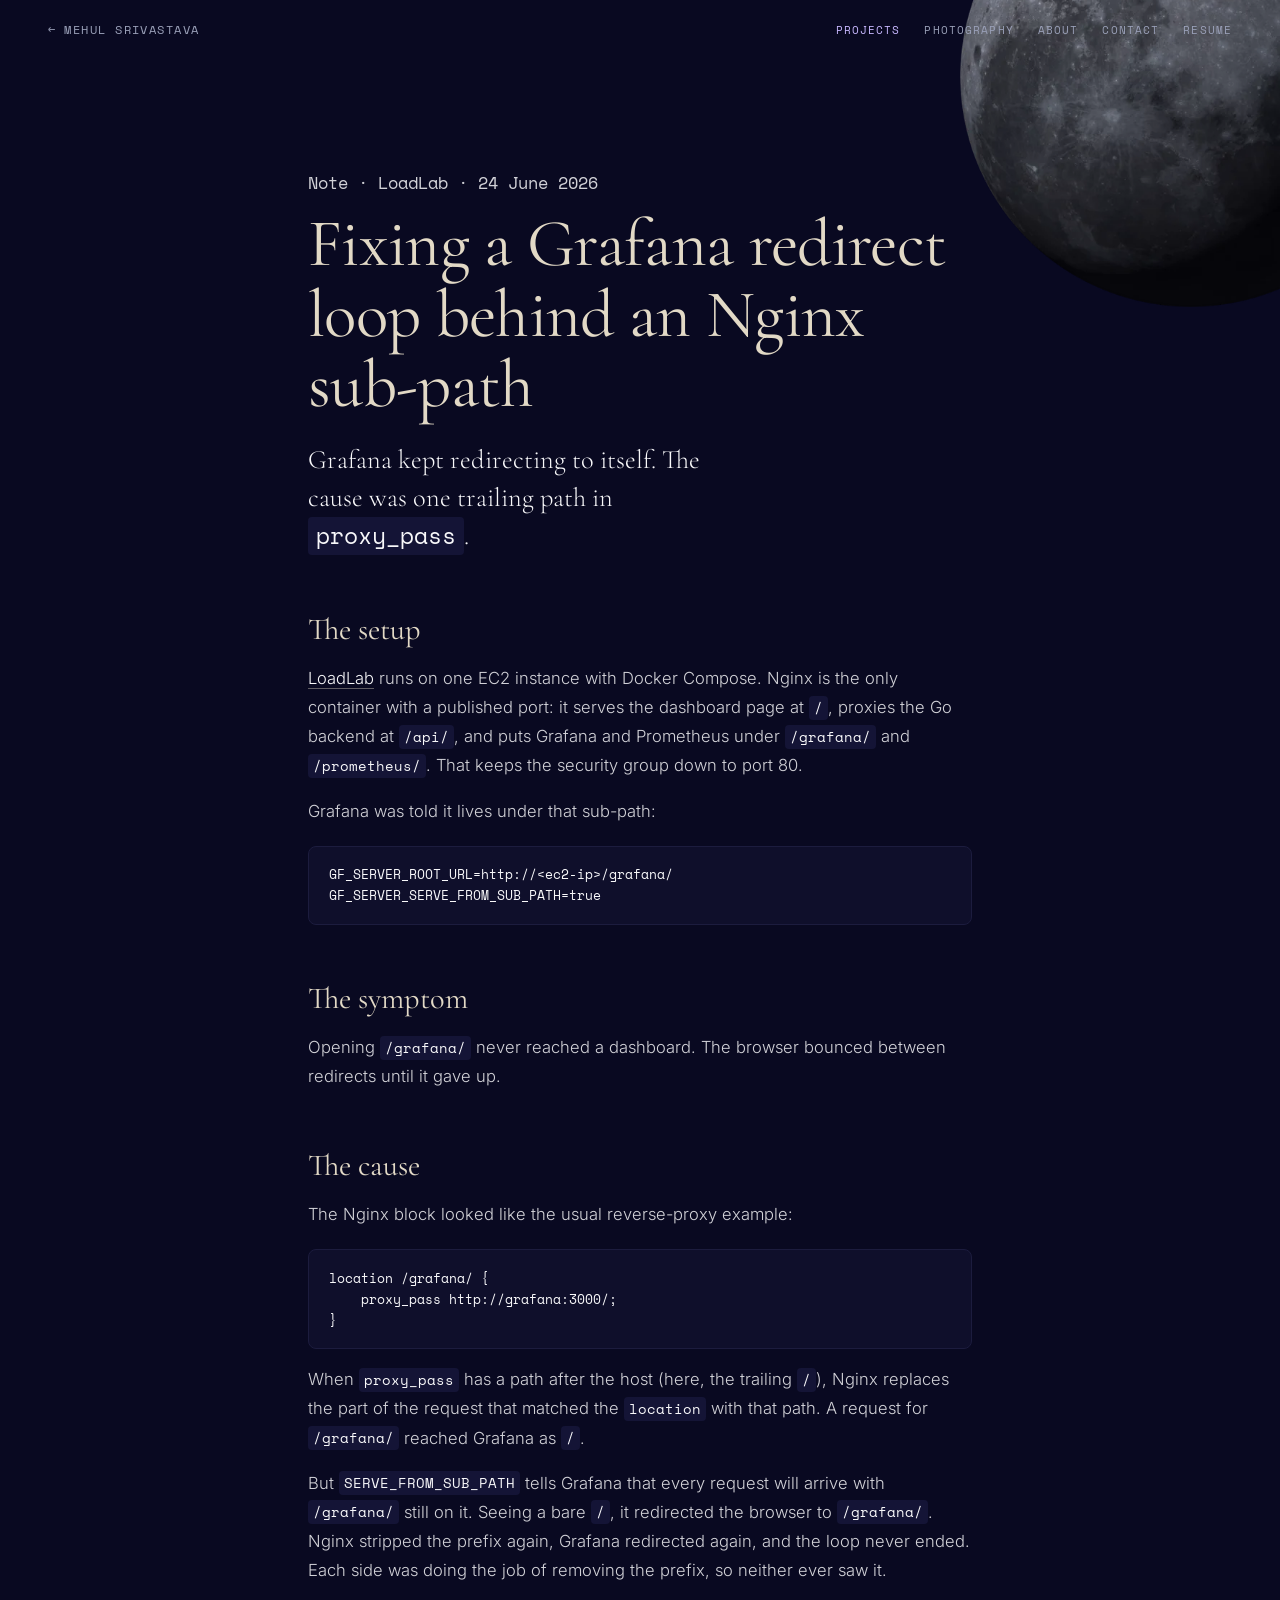
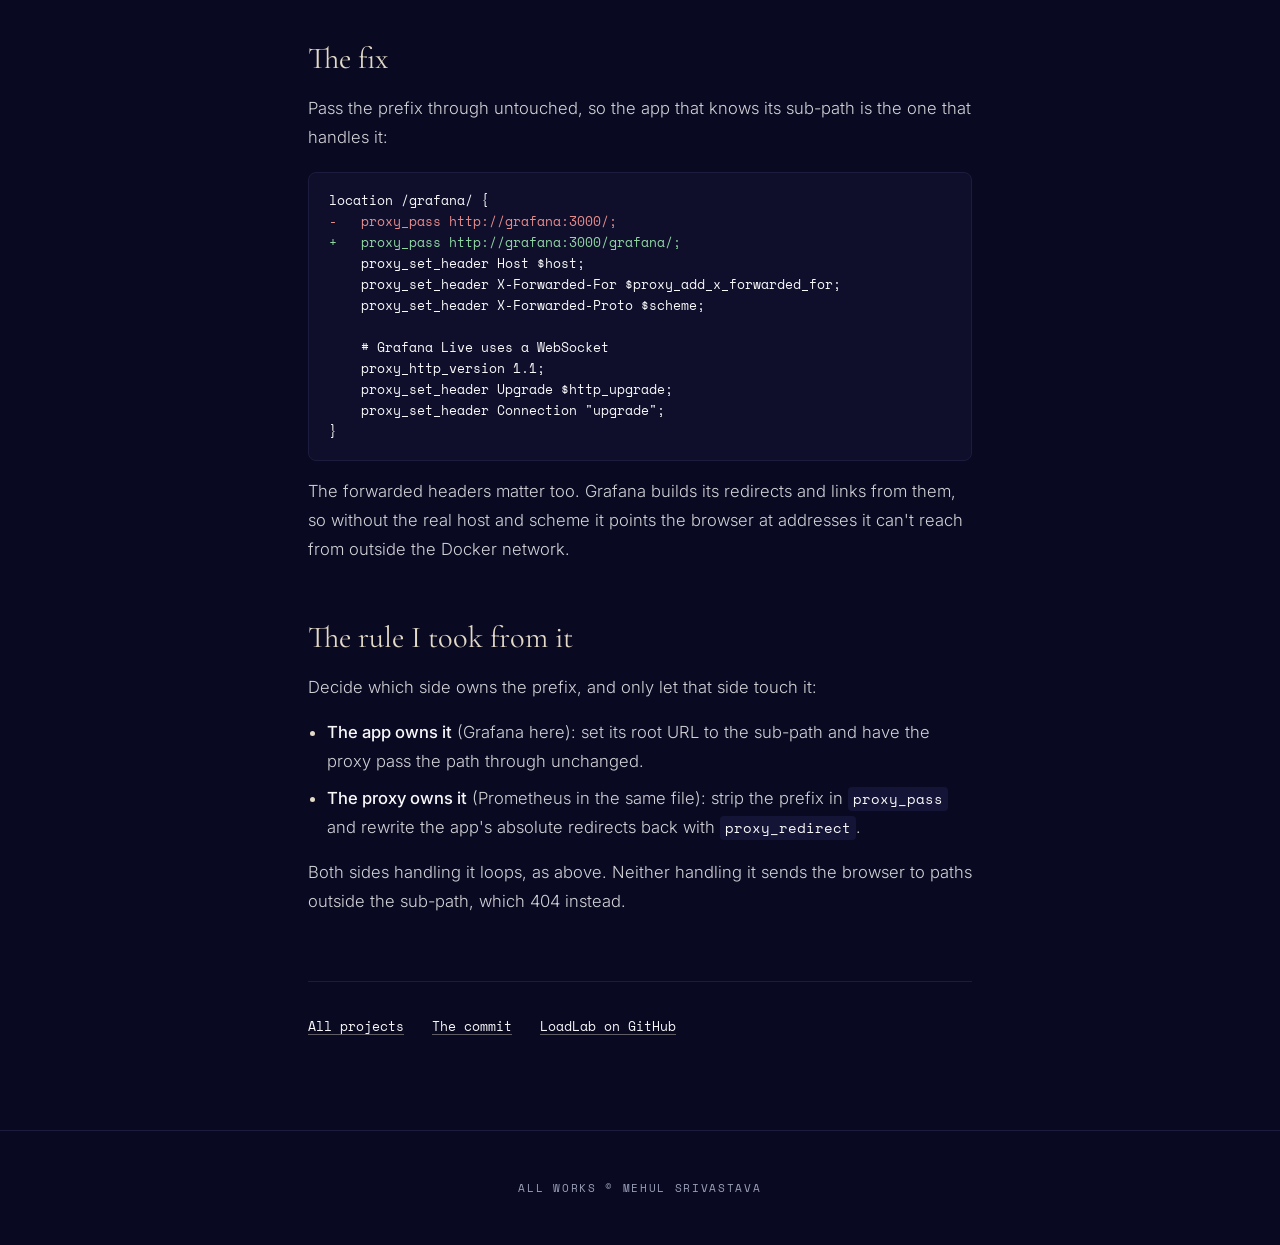
<file: pages/notes-grafana-subpath.html>
<!DOCTYPE html>
<html lang="en">

<head>
  <meta charset="UTF-8">
  <meta name="viewport" content="width=device-width, initial-scale=1.0">
  <title>Fixing a Grafana redirect loop behind an Nginx sub-path | Mehul Srivastava</title>
  <meta name="description" content="Grafana behind Nginx at /grafana/ kept redirecting to itself. The cause was one trailing path in proxy_pass, and the rule that fixes it.">
  <link rel="canonical" href="https://mehulsri07.github.io/Portfolio-Moon/pages/notes-grafana-subpath.html">
  <link rel="icon" type="image/svg+xml" href="../assets/favicon.svg">
  <meta property="og:title" content="Fixing a Grafana redirect loop behind an Nginx sub-path">
  <meta property="og:description" content="One trailing path in proxy_pass, and the rule that fixes it.">
  <meta property="og:image" content="https://mehulsri07.github.io/Portfolio-Moon/assets/og-image.png">
  <meta name="twitter:card" content="summary_large_image">
  <link rel="preconnect" href="https://fonts.gstatic.com" crossorigin>
  <!-- Fonts load without blocking first paint; text shows in a fallback face for a moment -->
  <link rel="stylesheet" href="https://fonts.googleapis.com/css2?family=Cormorant+Garamond:ital,wght@0,300;0,400;1,400&family=Inter:wght@300;400;500&family=Space+Mono&display=swap" media="print" onload="this.media='all'">
  <noscript><link rel="stylesheet" href="https://fonts.googleapis.com/css2?family=Cormorant+Garamond:ital,wght@0,300;0,400;1,400&family=Inter:wght@300;400;500&family=Space+Mono&display=swap"></noscript>
  <link rel="stylesheet" href="../css/pages.css?v=9" />
  <link rel="stylesheet" href="../css/article.css?v=1" />
</head>

<body>

  <div class="page-moon-wrap" aria-hidden="true"><img src="../assets/moon-disc.webp" alt="" class="page-moon" width="640" height="640" decoding="async"></div>

  <nav class="nav" id="nav">
    <a href="../index.html" class="back">
      <span class="back-arrow">←</span> Mehul Srivastava
    </a>
    <div class="nav-links">
      <a href="coding.html" class="nav-link active">Projects</a>
      <a href="creativity.html" class="nav-link">Photography</a>
      <a href="../index.html#about" class="nav-link">About</a>
      <a href="../index.html#contact" class="nav-link">Contact</a>
      <a href="../Mehul_Resume_.pdf" download class="nav-link">Resume</a>
    </div>
    <button class="hamburger" id="hamburger" aria-label="Menu" aria-controls="mobile-menu"><span></span><span></span><span></span></button>
  </nav>
  <div class="mobile-menu" id="mobile-menu">
    <a href="coding.html">Projects</a><a href="creativity.html">Photography</a>
    <a href="../index.html#about">About</a><a href="../index.html#contact">Contact</a>
    <a href="../Mehul_Resume_.pdf" download>Resume</a><a href="../index.html">Home</a>
  </div>

  <main class="article">
    <p class="article-kind">Note · LoadLab · 24 June 2026</p>
    <h1>Fixing a Grafana redirect loop behind an Nginx sub-path</h1>
    <p class="dek">Grafana kept redirecting to itself. The cause was one trailing path in <code>proxy_pass</code>.</p>

    <h2>The setup</h2>
    <p><a href="https://github.com/Mehulsri07/LoadLab" target="_blank" rel="noopener">LoadLab</a> runs on one EC2 instance with Docker Compose. Nginx is the only container with a published port: it serves the dashboard page at <code>/</code>, proxies the Go backend at <code>/api/</code>, and puts Grafana and Prometheus under <code>/grafana/</code> and <code>/prometheus/</code>. That keeps the security group down to port 80.</p>
    <p>Grafana was told it lives under that sub-path:</p>
<pre><code>GF_SERVER_ROOT_URL=http://&lt;ec2-ip&gt;/grafana/
GF_SERVER_SERVE_FROM_SUB_PATH=true</code></pre>

    <h2>The symptom</h2>
    <p>Opening <code>/grafana/</code> never reached a dashboard. The browser bounced between redirects until it gave up.</p>

    <h2>The cause</h2>
    <p>The Nginx block looked like the usual reverse-proxy example:</p>
<pre><code>location /grafana/ {
    proxy_pass http://grafana:3000/;
}</code></pre>
    <p>When <code>proxy_pass</code> has a path after the host (here, the trailing <code>/</code>), Nginx replaces the part of the request that matched the <code>location</code> with that path. A request for <code>/grafana/</code> reached Grafana as <code>/</code>.</p>
    <p>But <code>SERVE_FROM_SUB_PATH</code> tells Grafana that every request will arrive with <code>/grafana/</code> still on it. Seeing a bare <code>/</code>, it redirected the browser to <code>/grafana/</code>. Nginx stripped the prefix again, Grafana redirected again, and the loop never ended. Each side was doing the job of removing the prefix, so neither ever saw it.</p>

    <h2>The fix</h2>
    <p>Pass the prefix through untouched, so the app that knows its sub-path is the one that handles it:</p>
<pre><code>location /grafana/ {
<span class="diff-del">-   proxy_pass http://grafana:3000/;</span>
<span class="diff-add">+   proxy_pass http://grafana:3000/grafana/;</span>
    proxy_set_header Host $host;
    proxy_set_header X-Forwarded-For $proxy_add_x_forwarded_for;
    proxy_set_header X-Forwarded-Proto $scheme;

    # Grafana Live uses a WebSocket
    proxy_http_version 1.1;
    proxy_set_header Upgrade $http_upgrade;
    proxy_set_header Connection "upgrade";
}</code></pre>
    <p>The forwarded headers matter too. Grafana builds its redirects and links from them, so without the real host and scheme it points the browser at addresses it can't reach from outside the Docker network.</p>

    <h2>The rule I took from it</h2>
    <p>Decide which side owns the prefix, and only let that side touch it:</p>
    <ul>
      <li><strong>The app owns it</strong> (Grafana here): set its root URL to the sub-path and have the proxy pass the path through unchanged.</li>
      <li><strong>The proxy owns it</strong> (Prometheus in the same file): strip the prefix in <code>proxy_pass</code> and rewrite the app's absolute redirects back with <code>proxy_redirect</code>.</li>
    </ul>
    <p>Both sides handling it loops, as above. Neither handling it sends the browser to paths outside the sub-path, which 404 instead.</p>

    <div class="article-end">
      <a href="coding.html">All projects</a>
      <a href="https://github.com/Mehulsri07/LoadLab/commit/3d62943" target="_blank" rel="noopener">The commit</a>
      <a href="https://github.com/Mehulsri07/LoadLab" target="_blank" rel="noopener">LoadLab on GitHub</a>
    </div>
  </main>

  <footer class="footer">
    <p>All works © Mehul Srivastava</p>
  </footer>
  <script src="../js/menu.js?v=2"></script>
  <script type="module">import { initTransitions } from "../js/transitions.js?v=3"; initTransitions();</script>
</body>

</html>
</file>
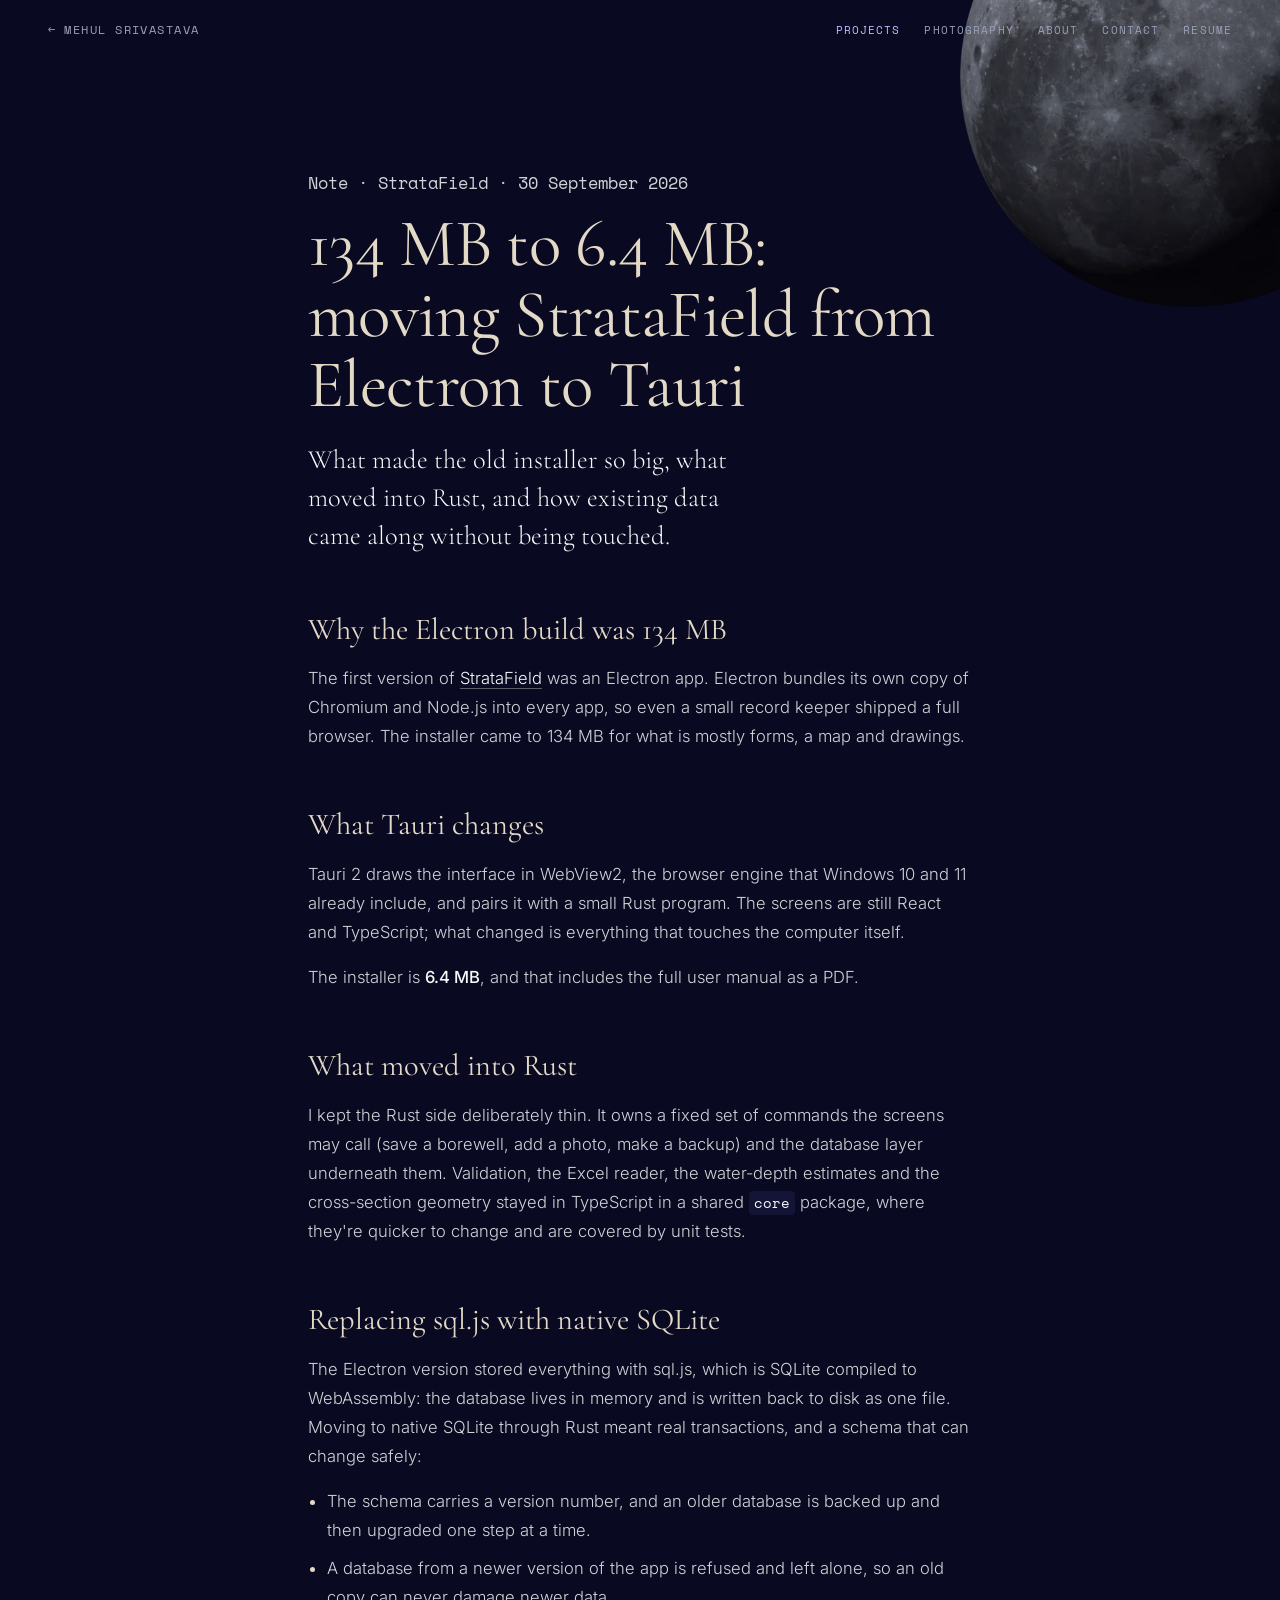
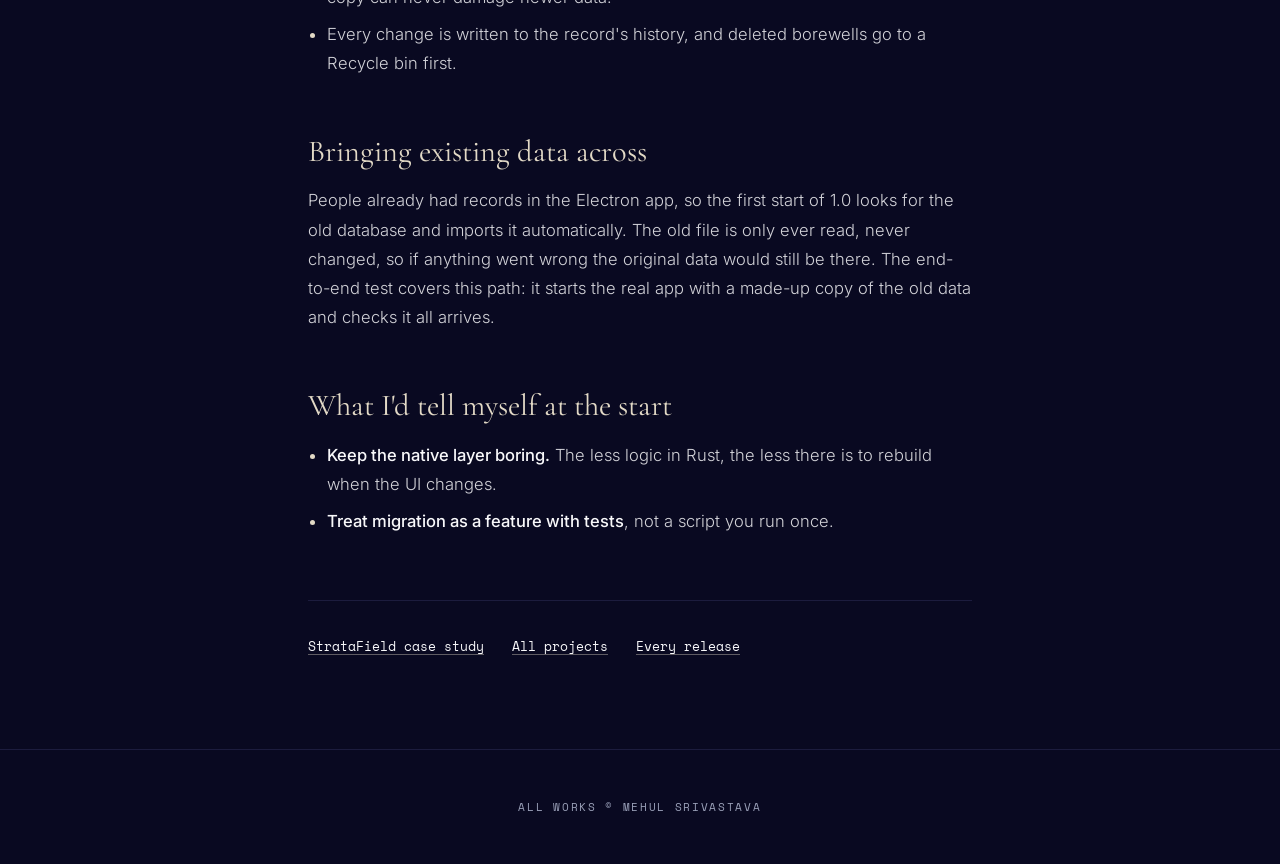
<file: pages/notes-tauri-installer.html>
<!DOCTYPE html>
<html lang="en">

<head>
  <meta charset="UTF-8">
  <meta name="viewport" content="width=device-width, initial-scale=1.0">
  <title>134 MB to 6.4 MB: moving StrataField from Electron to Tauri | Mehul Srivastava</title>
  <meta name="description" content="Why StrataField's Windows installer went from 134 MB to 6.4 MB, what moved into Rust, and how existing users' data came along without being touched.">
  <link rel="canonical" href="https://mehulsri07.github.io/Portfolio-Moon/pages/notes-tauri-installer.html">
  <link rel="icon" type="image/svg+xml" href="../assets/favicon.svg">
  <meta property="og:title" content="134 MB to 6.4 MB: moving StrataField from Electron to Tauri">
  <meta property="og:description" content="What moved into Rust, and how existing users' data came along untouched.">
  <meta property="og:image" content="https://mehulsri07.github.io/Portfolio-Moon/Images/projects/stratafield-home.webp">
  <meta name="twitter:card" content="summary_large_image">
  <link rel="preconnect" href="https://fonts.gstatic.com" crossorigin>
  <!-- Fonts load without blocking first paint; text shows in a fallback face for a moment -->
  <link rel="stylesheet" href="https://fonts.googleapis.com/css2?family=Cormorant+Garamond:ital,wght@0,300;0,400;1,400&family=Inter:wght@300;400;500&family=Space+Mono&display=swap" media="print" onload="this.media='all'">
  <noscript><link rel="stylesheet" href="https://fonts.googleapis.com/css2?family=Cormorant+Garamond:ital,wght@0,300;0,400;1,400&family=Inter:wght@300;400;500&family=Space+Mono&display=swap"></noscript>
  <link rel="stylesheet" href="../css/pages.css?v=9" />
  <link rel="stylesheet" href="../css/article.css?v=1" />
</head>

<body>

  <div class="page-moon-wrap" aria-hidden="true"><img src="../assets/moon-disc.webp" alt="" class="page-moon" width="640" height="640" decoding="async"></div>

  <nav class="nav" id="nav">
    <a href="../index.html" class="back">
      <span class="back-arrow">←</span> Mehul Srivastava
    </a>
    <div class="nav-links">
      <a href="coding.html" class="nav-link active">Projects</a>
      <a href="creativity.html" class="nav-link">Photography</a>
      <a href="../index.html#about" class="nav-link">About</a>
      <a href="../index.html#contact" class="nav-link">Contact</a>
      <a href="../Mehul_Resume_.pdf" download class="nav-link">Resume</a>
    </div>
    <button class="hamburger" id="hamburger" aria-label="Menu" aria-controls="mobile-menu"><span></span><span></span><span></span></button>
  </nav>
  <div class="mobile-menu" id="mobile-menu">
    <a href="coding.html">Projects</a><a href="creativity.html">Photography</a>
    <a href="../index.html#about">About</a><a href="../index.html#contact">Contact</a>
    <a href="../Mehul_Resume_.pdf" download>Resume</a><a href="../index.html">Home</a>
  </div>

  <main class="article">
    <p class="article-kind">Note · StrataField · 30 September 2026</p>
    <h1>134 MB to 6.4 MB: moving StrataField from Electron to Tauri</h1>
    <p class="dek">What made the old installer so big, what moved into Rust, and how existing data came along without being touched.</p>

    <h2>Why the Electron build was 134 MB</h2>
    <p>The first version of <a href="stratafield.html">StrataField</a> was an Electron app. Electron bundles its own copy of Chromium and Node.js into every app, so even a small record keeper shipped a full browser. The installer came to 134 MB for what is mostly forms, a map and drawings.</p>

    <h2>What Tauri changes</h2>
    <p>Tauri 2 draws the interface in WebView2, the browser engine that Windows 10 and 11 already include, and pairs it with a small Rust program. The screens are still React and TypeScript; what changed is everything that touches the computer itself.</p>
    <p>The installer is <strong>6.4 MB</strong>, and that includes the full user manual as a PDF.</p>

    <h2>What moved into Rust</h2>
    <p>I kept the Rust side deliberately thin. It owns a fixed set of commands the screens may call (save a borewell, add a photo, make a backup) and the database layer underneath them. Validation, the Excel reader, the water-depth estimates and the cross-section geometry stayed in TypeScript in a shared <code>core</code> package, where they're quicker to change and are covered by unit tests.</p>

    <h2>Replacing sql.js with native SQLite</h2>
    <p>The Electron version stored everything with sql.js, which is SQLite compiled to WebAssembly: the database lives in memory and is written back to disk as one file. Moving to native SQLite through Rust meant real transactions, and a schema that can change safely:</p>
    <ul>
      <li>The schema carries a version number, and an older database is backed up and then upgraded one step at a time.</li>
      <li>A database from a newer version of the app is refused and left alone, so an old copy can never damage newer data.</li>
      <li>Every change is written to the record's history, and deleted borewells go to a Recycle bin first.</li>
    </ul>

    <h2>Bringing existing data across</h2>
    <p>People already had records in the Electron app, so the first start of 1.0 looks for the old database and imports it automatically. The old file is only ever read, never changed, so if anything went wrong the original data would still be there. The end-to-end test covers this path: it starts the real app with a made-up copy of the old data and checks it all arrives.</p>

    <h2>What I'd tell myself at the start</h2>
    <ul>
      <li><strong>Keep the native layer boring.</strong> The less logic in Rust, the less there is to rebuild when the UI changes.</li>
      <li><strong>Treat migration as a feature with tests</strong>, not a script you run once.</li>
    </ul>

    <div class="article-end">
      <a href="stratafield.html">StrataField case study</a>
      <a href="coding.html">All projects</a>
      <a href="https://github.com/Mehulsri07/StrataField/releases" target="_blank" rel="noopener">Every release</a>
    </div>
  </main>

  <footer class="footer">
    <p>All works © Mehul Srivastava</p>
  </footer>
  <script src="../js/menu.js?v=2"></script>
  <script type="module">import { initTransitions } from "../js/transitions.js?v=3"; initTransitions();</script>
</body>

</html>
</file>
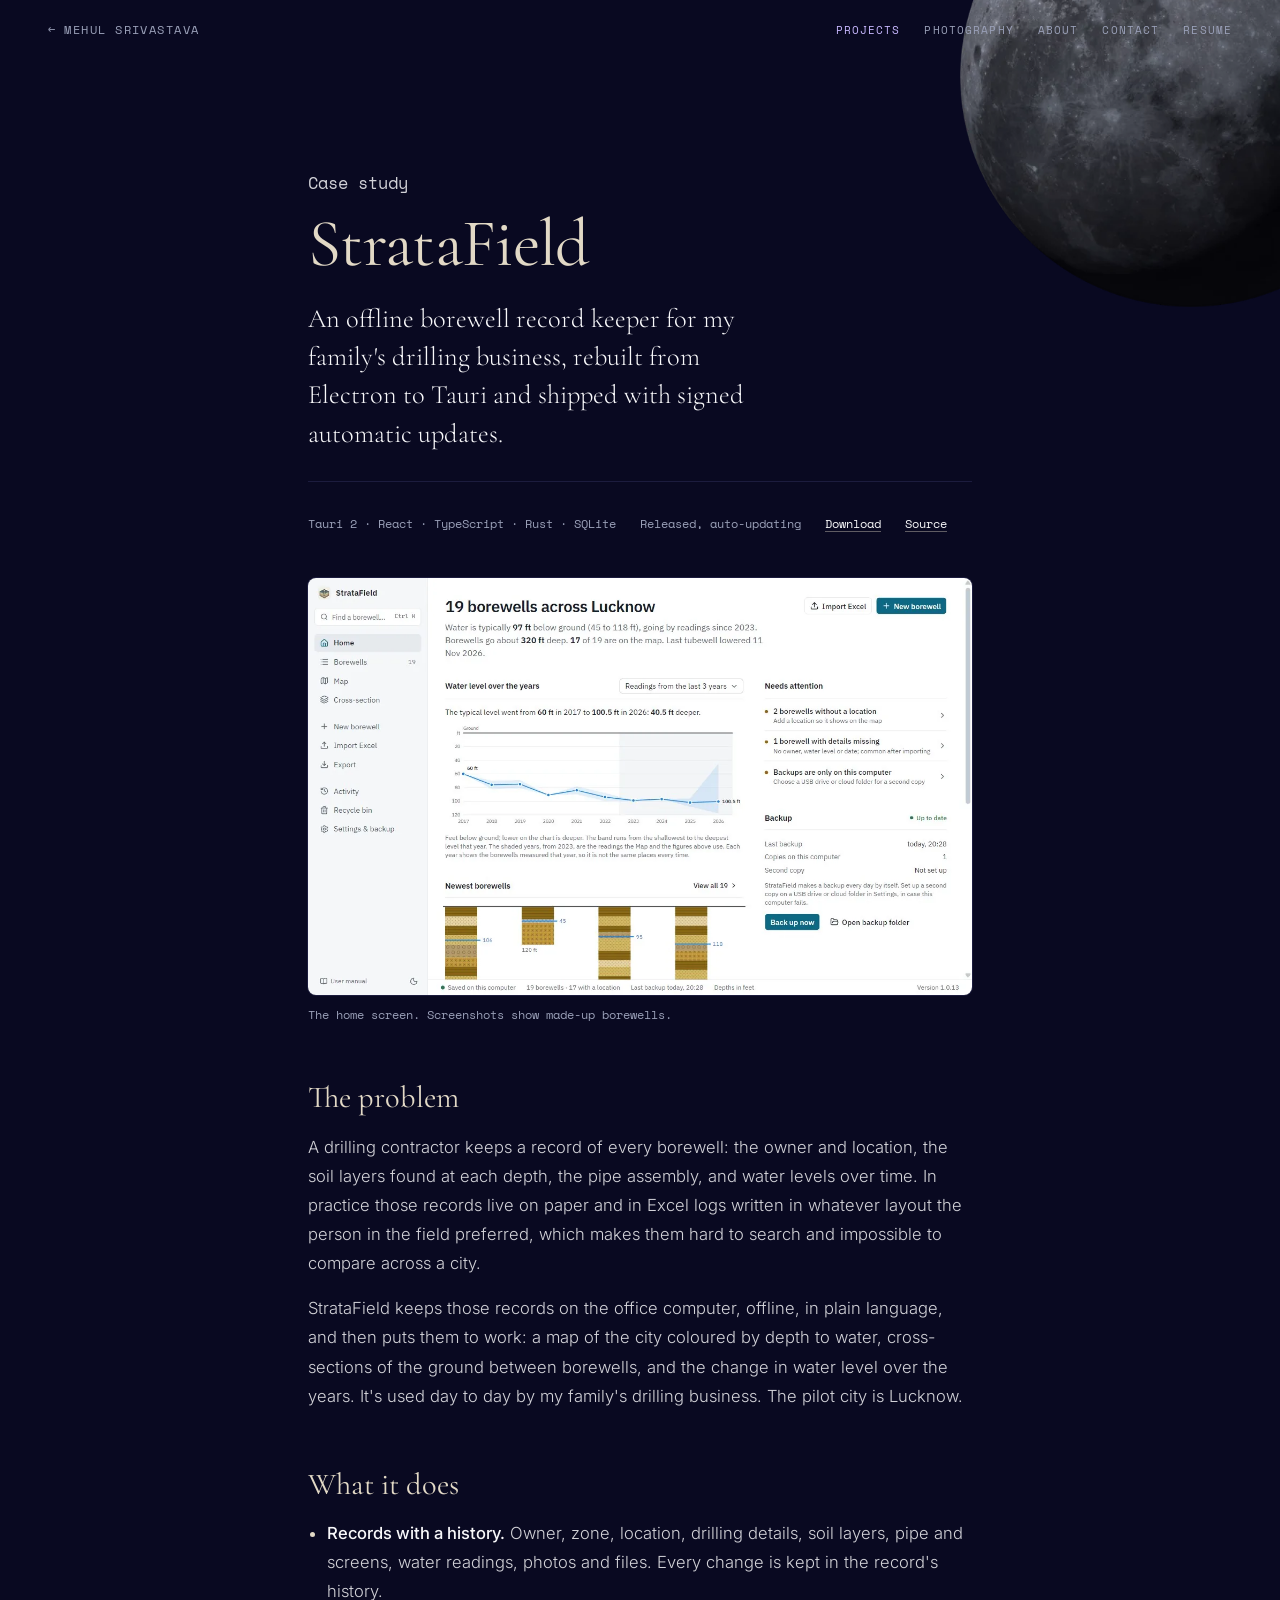
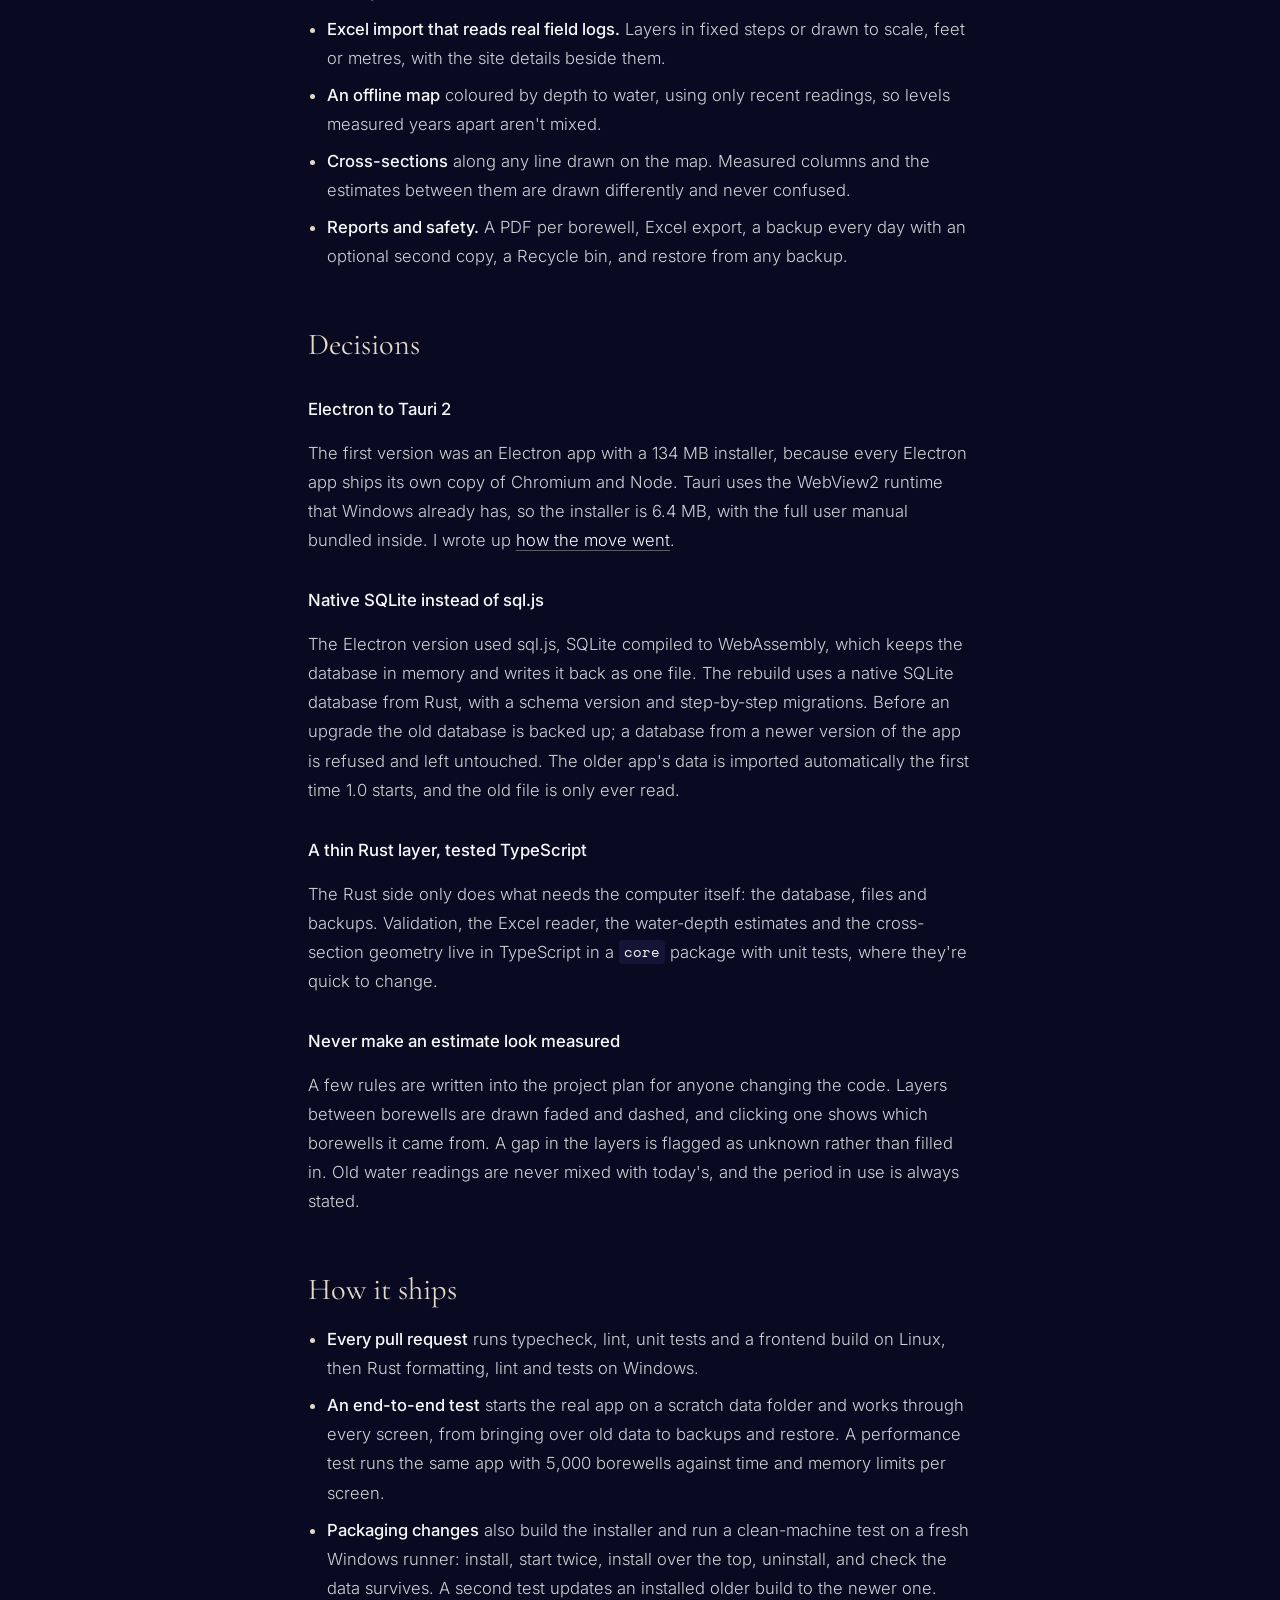
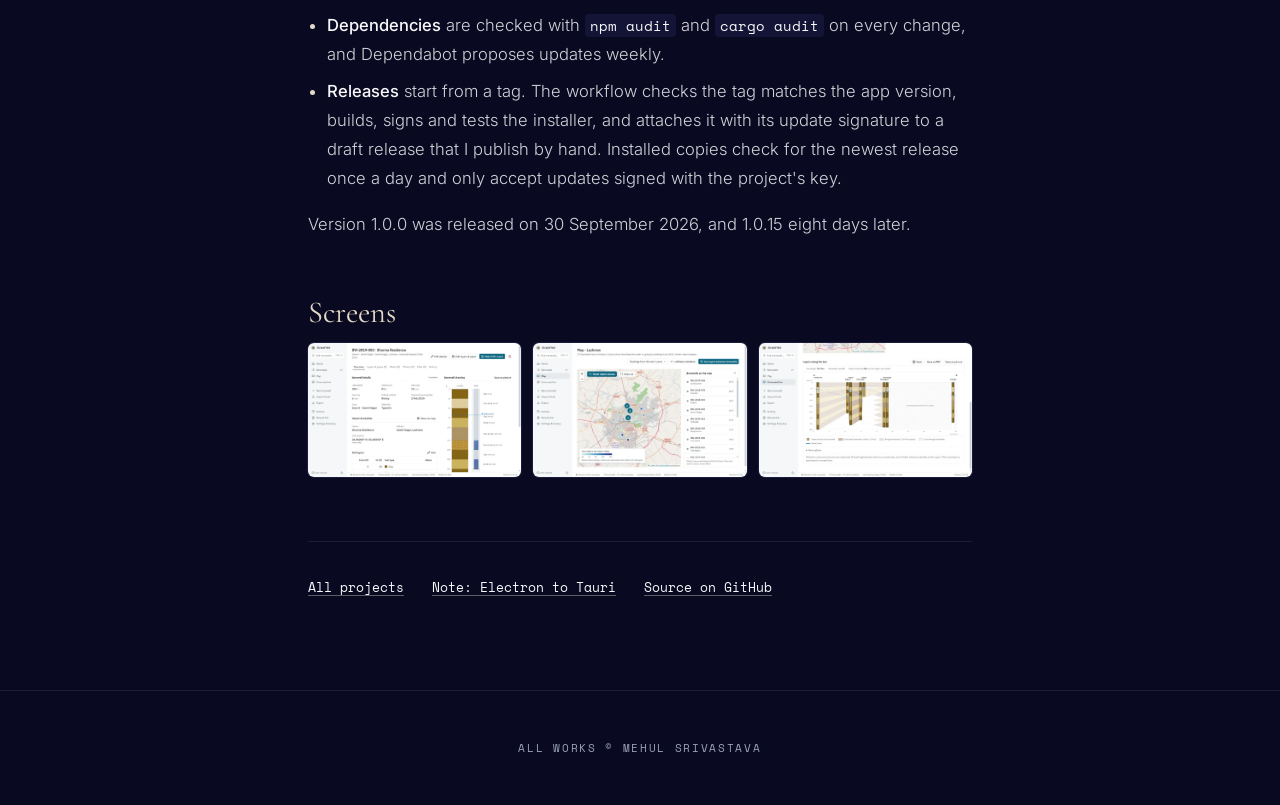
<file: pages/stratafield.html>
<!DOCTYPE html>
<html lang="en">

<head>
  <meta charset="UTF-8">
  <meta name="viewport" content="width=device-width, initial-scale=1.0">
  <title>StrataField case study | Mehul Srivastava</title>
  <meta name="description" content="How I built and ship StrataField, an offline Windows app for borewell records used by my family's drilling business: Electron to Tauri, native SQLite, and a CI pipeline that tests the installer on a clean machine.">
  <link rel="canonical" href="https://mehulsri07.github.io/Portfolio-Moon/pages/stratafield.html">
  <link rel="icon" type="image/svg+xml" href="../assets/favicon.svg">
  <meta property="og:title" content="StrataField case study | Mehul Srivastava">
  <meta property="og:description" content="An offline borewell record keeper in daily use, rebuilt from Electron to Tauri and shipped with signed auto-updates.">
  <meta property="og:image" content="https://mehulsri07.github.io/Portfolio-Moon/Images/projects/stratafield-home.webp">
  <meta name="twitter:card" content="summary_large_image">
  <link rel="preconnect" href="https://fonts.gstatic.com" crossorigin>
  <!-- Fonts load without blocking first paint; text shows in a fallback face for a moment -->
  <link rel="stylesheet" href="https://fonts.googleapis.com/css2?family=Cormorant+Garamond:ital,wght@0,300;0,400;1,400&family=Inter:wght@300;400;500&family=Space+Mono&display=swap" media="print" onload="this.media='all'">
  <noscript><link rel="stylesheet" href="https://fonts.googleapis.com/css2?family=Cormorant+Garamond:ital,wght@0,300;0,400;1,400&family=Inter:wght@300;400;500&family=Space+Mono&display=swap"></noscript>
  <link rel="stylesheet" href="../css/pages.css?v=9" />
  <link rel="stylesheet" href="../css/article.css?v=1" />
</head>

<body>

  <div class="page-moon-wrap" aria-hidden="true"><img src="../assets/moon-disc.webp" alt="" class="page-moon" width="640" height="640" decoding="async"></div>

  <nav class="nav" id="nav">
    <a href="../index.html" class="back">
      <span class="back-arrow">←</span> Mehul Srivastava
    </a>
    <div class="nav-links">
      <a href="coding.html" class="nav-link active">Projects</a>
      <a href="creativity.html" class="nav-link">Photography</a>
      <a href="../index.html#about" class="nav-link">About</a>
      <a href="../index.html#contact" class="nav-link">Contact</a>
      <a href="../Mehul_Resume_.pdf" download class="nav-link">Resume</a>
    </div>
    <button class="hamburger" id="hamburger" aria-label="Menu" aria-controls="mobile-menu"><span></span><span></span><span></span></button>
  </nav>
  <div class="mobile-menu" id="mobile-menu">
    <a href="coding.html">Projects</a><a href="creativity.html">Photography</a>
    <a href="../index.html#about">About</a><a href="../index.html#contact">Contact</a>
    <a href="../Mehul_Resume_.pdf" download>Resume</a><a href="../index.html">Home</a>
  </div>

  <main class="article">
    <p class="article-kind">Case study</p>
    <h1>StrataField</h1>
    <p class="dek">An offline borewell record keeper for my family's drilling business, rebuilt from Electron to Tauri and shipped with signed automatic updates.</p>

    <div class="article-meta">
      <span>Tauri 2 · React · TypeScript · Rust · SQLite</span>
      <span data-release="Mehulsri07/StrataField">Released, auto-updating</span>
      <a href="https://github.com/Mehulsri07/StrataField/releases/latest" target="_blank" rel="noopener">Download</a>
      <a href="https://github.com/Mehulsri07/StrataField" target="_blank" rel="noopener">Source</a>
    </div>

    <figure>
      <a href="../Images/projects/stratafield-home.webp" target="_blank" rel="noopener">
        <img src="../Images/projects/stratafield-home.webp" alt="StrataField's home screen: water level over the years, the newest borewells and what needs attention" width="1240" height="780" decoding="async">
      </a>
      <figcaption>The home screen. Screenshots show made-up borewells.</figcaption>
    </figure>

    <h2>The problem</h2>
    <p>A drilling contractor keeps a record of every borewell: the owner and location, the soil layers found at each depth, the pipe assembly, and water levels over time. In practice those records live on paper and in Excel logs written in whatever layout the person in the field preferred, which makes them hard to search and impossible to compare across a city.</p>
    <p>StrataField keeps those records on the office computer, offline, in plain language, and then puts them to work: a map of the city coloured by depth to water, cross-sections of the ground between borewells, and the change in water level over the years. It's used day to day by my family's drilling business. The pilot city is Lucknow.</p>

    <h2>What it does</h2>
    <ul>
      <li><strong>Records with a history.</strong> Owner, zone, location, drilling details, soil layers, pipe and screens, water readings, photos and files. Every change is kept in the record's history.</li>
      <li><strong>Excel import that reads real field logs.</strong> Layers in fixed steps or drawn to scale, feet or metres, with the site details beside them.</li>
      <li><strong>An offline map</strong> coloured by depth to water, using only recent readings, so levels measured years apart aren't mixed.</li>
      <li><strong>Cross-sections</strong> along any line drawn on the map. Measured columns and the estimates between them are drawn differently and never confused.</li>
      <li><strong>Reports and safety.</strong> A PDF per borewell, Excel export, a backup every day with an optional second copy, a Recycle bin, and restore from any backup.</li>
    </ul>

    <h2>Decisions</h2>

    <h3>Electron to Tauri 2</h3>
    <p>The first version was an Electron app with a 134 MB installer, because every Electron app ships its own copy of Chromium and Node. Tauri uses the WebView2 runtime that Windows already has, so the installer is 6.4 MB, with the full user manual bundled inside. I wrote up <a href="notes-tauri-installer.html">how the move went</a>.</p>

    <h3>Native SQLite instead of sql.js</h3>
    <p>The Electron version used sql.js, SQLite compiled to WebAssembly, which keeps the database in memory and writes it back as one file. The rebuild uses a native SQLite database from Rust, with a schema version and step-by-step migrations. Before an upgrade the old database is backed up; a database from a newer version of the app is refused and left untouched. The older app's data is imported automatically the first time 1.0 starts, and the old file is only ever read.</p>

    <h3>A thin Rust layer, tested TypeScript</h3>
    <p>The Rust side only does what needs the computer itself: the database, files and backups. Validation, the Excel reader, the water-depth estimates and the cross-section geometry live in TypeScript in a <code>core</code> package with unit tests, where they're quick to change.</p>

    <h3>Never make an estimate look measured</h3>
    <p>A few rules are written into the project plan for anyone changing the code. Layers between borewells are drawn faded and dashed, and clicking one shows which borewells it came from. A gap in the layers is flagged as unknown rather than filled in. Old water readings are never mixed with today's, and the period in use is always stated.</p>

    <h2>How it ships</h2>
    <ul>
      <li><strong>Every pull request</strong> runs typecheck, lint, unit tests and a frontend build on Linux, then Rust formatting, lint and tests on Windows.</li>
      <li><strong>An end-to-end test</strong> starts the real app on a scratch data folder and works through every screen, from bringing over old data to backups and restore. A performance test runs the same app with 5,000 borewells against time and memory limits per screen.</li>
      <li><strong>Packaging changes</strong> also build the installer and run a clean-machine test on a fresh Windows runner: install, start twice, install over the top, uninstall, and check the data survives. A second test updates an installed older build to the newer one.</li>
      <li><strong>Dependencies</strong> are checked with <code>npm audit</code> and <code>cargo audit</code> on every change, and Dependabot proposes updates weekly.</li>
      <li><strong>Releases</strong> start from a tag. The workflow checks the tag matches the app version, builds, signs and tests the installer, and attaches it with its update signature to a draft release that I publish by hand. Installed copies check for the newest release once a day and only accept updates signed with the project's key.</li>
    </ul>
    <p>Version 1.0.0 was released on 30 September 2026, and 1.0.15 eight days later.</p>

    <h2>Screens</h2>
    <div class="shot-grid">
      <a href="../Images/projects/stratafield-borewell.webp" target="_blank" rel="noopener"><img src="../Images/projects/stratafield-borewell.webp" alt="A borewell's page: details, soil layers, pipe and water level" width="1000" height="629" loading="lazy" decoding="async"></a>
      <a href="../Images/projects/stratafield-map.webp" target="_blank" rel="noopener"><img src="../Images/projects/stratafield-map.webp" alt="The map, coloured by depth to water" width="1000" height="629" loading="lazy" decoding="async"></a>
      <a href="../Images/projects/stratafield-section-drawing.webp" target="_blank" rel="noopener"><img src="../Images/projects/stratafield-section-drawing.webp" alt="A cross-section between borewells: measured columns with estimates between them" width="1000" height="629" loading="lazy" decoding="async"></a>
    </div>

    <div class="article-end">
      <a href="coding.html">All projects</a>
      <a href="notes-tauri-installer.html">Note: Electron to Tauri</a>
      <a href="https://github.com/Mehulsri07/StrataField" target="_blank" rel="noopener">Source on GitHub</a>
    </div>
  </main>

  <footer class="footer">
    <p>All works © Mehul Srivastava</p>
  </footer>
  <script src="../js/menu.js?v=2"></script>
  <script src="../js/releases.js?v=1" defer></script>
  <script type="module">import { initTransitions } from "../js/transitions.js?v=3"; initTransitions();</script>
</body>

</html>
</file>
<file: css/pages.css>
/* Shared styles for the sub-pages (about, coding, creativity, contact).
   Linked before each page's inline <style>, so pages can override anything here. */

/* ── Design Tokens ── */
:root {
  --bg: #090921;
  --surface: #0f0f2b;
  --surface-raised: #141436;
  --border: #1c1c3e;
  --border-hover: #2d2d58;
  --text: #f8f8fa;
  --text-muted: #9aa0b8;
  --accent: #c8b8ff;
  --accent-dim: rgba(200, 184, 255, 0.08);
  --accent-warm: #e2d9c6;
  --sans: 'Inter', sans-serif;
  --mono: 'Space Mono', monospace;
  --serif: 'Cormorant Garamond', serif;
  --ease-out: cubic-bezier(0.16, 1, 0.3, 1);
}

/* ── Reset & Base ── */
*, *::before, *::after { box-sizing: border-box; margin: 0; padding: 0; }

body {
  background: var(--bg);
  color: var(--text);
  font-family: var(--sans);
  line-height: 1.6;
  overflow-x: hidden;
  -webkit-font-smoothing: antialiased;
}

::-webkit-scrollbar { width: 6px; }
::-webkit-scrollbar-track { background: var(--bg); }
::-webkit-scrollbar-thumb { background: var(--border-hover); border-radius: 3px; }

/* ── Nav ── */
.nav {
  position: fixed; top: 0; left: 0; right: 0; z-index: 100;
  padding: 0.5rem 3rem;
  display: flex; justify-content: space-between; align-items: center;
  border-bottom: 1px solid transparent;
  transition: background 0.3s ease, border-color 0.3s ease;
}
/* Clear over the corner moon at the top; a solid bar once the page scrolls (menu.js) */
.nav.scrolled {
  background: rgba(9, 9, 33, 0.88);
  backdrop-filter: blur(16px);
  -webkit-backdrop-filter: blur(16px);
  border-bottom-color: rgba(255, 255, 255, 0.05);
}
.back {
  font-family: var(--mono); text-decoration: none; color: var(--text-muted);
  font-size: 0.75rem; text-transform: uppercase; letter-spacing: 0.12em;
  transition: color 0.3s var(--ease-out); display: inline-flex; align-items: center; gap: 0.5rem;
  min-height: 44px;
}
.back:hover { color: var(--text); }
.back-arrow { display: inline-block; transition: transform 0.3s var(--ease-out); }
.back:hover .back-arrow { transform: translateX(-3px); }

.nav-links { display: flex; gap: 1.5rem; align-items: center; }
.nav-link {
  font-family: var(--mono); font-size: 0.7rem; text-transform: uppercase;
  letter-spacing: 0.1em; color: var(--text-muted); text-decoration: none;
  display: inline-flex; align-items: center; min-height: 44px;
  transition: color 0.3s;
}
.nav-link:hover { color: var(--text); }
.nav-link.active { color: var(--accent); }

/* ── Mobile Menu ── */
.hamburger { display: none; background: none; border: none; cursor: pointer; padding: 10px 12px; margin-right: -12px; min-width: 44px; min-height: 44px; }
.hamburger span {
  display: block; width: 20px; height: 1.5px; background: var(--text-muted);
  margin: 4px 0; transition: all 0.3s;
}
/* Open state: the three bars fold into a close cross */
.hamburger[aria-expanded="true"] span:nth-child(1) { transform: translateY(5.5px) rotate(45deg); }
.hamburger[aria-expanded="true"] span:nth-child(2) { opacity: 0; }
.hamburger[aria-expanded="true"] span:nth-child(3) { transform: translateY(-5.5px) rotate(-45deg); }
.hamburger[aria-expanded="true"] span { background: var(--text); }
.mobile-menu {
  display: none; position: fixed; inset: 0;
  background: rgba(9, 9, 33, 0.96); backdrop-filter: blur(20px);
  z-index: 99; flex-direction: column; align-items: center;
  justify-content: center; gap: 2rem;
}
.mobile-menu.open { display: flex; }
.mobile-menu a {
  font-family: var(--sans); font-size: 1.5rem; color: var(--text); text-decoration: none;
  opacity: 0.7; transition: opacity 0.3s;
}
.mobile-menu a:hover { opacity: 1; }

@media (max-width: 768px) {
  .nav-links { display: none; }
  .hamburger { display: block; }
  .nav { padding: 0.35rem 1.5rem; }
}

/* ── Corner moon: echoes the landing page's moon parked on the right edge.
   The wrapper clips it so the overhang can't make the page scroll sideways. ── */
.page-moon-wrap {
  position: absolute;
  top: 0;
  left: 0;
  right: 0;
  z-index: 0;
  height: min(40vw, 600px);
  overflow: hidden;
  pointer-events: none;
}
.page-moon {
  position: absolute;
  top: -12vw;
  right: -11vw;
  width: min(36vw, 560px);
  height: auto;
  opacity: 0.85;
  user-select: none;
}
@media (max-width: 768px) {
  .page-moon-wrap { height: 50vw; }
  .page-moon { top: -24vw; right: -26vw; width: 70vw; opacity: 0.5; }
}

/* ── Resume Button ── */
.resume-btn {
  display: inline-flex; align-items: center; gap: 0.75rem;
  padding: 0.8rem 1.6rem;
  background: var(--accent-dim); border: 1px solid rgba(200, 184, 255, 0.2);
  border-radius: 8px; color: var(--accent); text-decoration: none;
  font-family: var(--mono); font-size: 0.72rem; text-transform: uppercase;
  letter-spacing: 0.1em; transition: all 0.3s var(--ease-out);
}
.resume-btn:hover {
  background: rgba(200, 184, 255, 0.15); border-color: rgba(200, 184, 255, 0.35);
  transform: translateY(-1px);
}
.resume-btn svg { width: 16px; height: 16px; stroke: currentColor; fill: none; stroke-width: 2; }

/* ── Footer ── */
.footer { border-top: 1px solid var(--border); padding: 3rem; text-align: center; }
.footer p {
  font-family: var(--mono); font-size: 0.7rem; text-transform: uppercase;
  letter-spacing: 0.15em; color: var(--text-muted); margin: 0;
}

/* ── Browser surfaces ── */
a:focus-visible, button:focus-visible, [role="button"]:focus-visible {
  outline: 2px solid var(--accent);
  outline-offset: 4px;
}
::selection { background: var(--accent); color: var(--bg); }

/* CI status badge in the footer: this site runs its own checks on every push */
.ci-badge { display: inline-flex; align-items: center; min-height: 44px; margin-top: 0.75rem; opacity: 0.8; }
.ci-badge:hover { opacity: 1; }

/* ── Animations ── */
@keyframes fadeUp {
  from { opacity: 0; transform: translateY(20px); }
  to { opacity: 1; transform: translateY(0); }
}
@keyframes fadeIn {
  from { opacity: 0; }
  to { opacity: 1; }
}

@media (prefers-reduced-motion: reduce) {
  *, *::before, *::after {
    animation-duration: 0.01ms !important;
    animation-delay: 0s !important;
    transition-duration: 0.01ms !important;
    transition-delay: 0s !important;
  }
}
</file>
<file: css/article.css>
/* Long-form pages: the StrataField case study and the notes.
   Loaded after pages.css, which supplies the tokens, nav, footer and corner moon. */

.article {
  position: relative;
  z-index: 5;
  max-width: 760px;
  margin: 0 auto;
  padding: 9.5rem 3rem 5rem;
}

.article-kind {
  font-family: var(--mono);
  font-size: 0.78rem;
  color: var(--text-muted);
}

.article h1 {
  margin-top: 0.75rem;
  font-family: var(--serif);
  font-weight: 400;
  font-size: clamp(2.6rem, 5.5vw, 4.2rem);
  line-height: 1.05;
  letter-spacing: -0.01em;
  color: var(--accent-warm);
}

.article .dek {
  max-width: 34ch;
  margin-top: 1.25rem;
  font-family: var(--serif);
  font-weight: 300;
  font-size: clamp(1.3rem, 2.2vw, 1.65rem);
  line-height: 1.45;
  color: var(--text);
}

.article-meta {
  display: flex;
  flex-wrap: wrap;
  gap: 0.25rem 1.5rem;
  margin-top: 1.75rem;
  padding-top: 1.25rem;
  border-top: 1px solid var(--border);
  font-family: var(--mono);
  font-size: 0.78rem;
  color: var(--text-muted);
}

.article-meta a {
  display: inline-flex;
  align-items: center;
  min-height: 44px;
  color: var(--text);
  text-decoration: underline;
  text-decoration-color: rgba(226, 217, 198, 0.4);
  text-underline-offset: 0.25em;
}

.article-meta span {
  display: inline-flex;
  align-items: center;
  min-height: 44px;
}

.article h2 {
  margin-top: 3.5rem;
  font-family: var(--serif);
  font-weight: 400;
  font-size: 1.9rem;
  line-height: 1.2;
  color: var(--accent-warm);
}

.article h3 {
  margin-top: 2rem;
  font-family: var(--sans);
  font-weight: 500;
  font-size: 1.05rem;
  color: var(--text);
}

.article p,
.article li {
  max-width: 68ch;
  font-size: 1.04rem;
  font-weight: 300;
  line-height: 1.75;
  color: rgba(248, 248, 250, 0.84);
}

.article p {
  margin-top: 1rem;
}

.article ul {
  margin-top: 1rem;
  padding-left: 1.2rem;
}

.article li + li {
  margin-top: 0.5rem;
}

.article li::marker {
  color: var(--accent-warm);
}

.article strong {
  font-weight: 500;
  color: var(--text);
}

.article p a,
.article li a {
  color: var(--text);
  text-decoration: underline;
  text-decoration-color: rgba(226, 217, 198, 0.4);
  text-underline-offset: 0.25em;
}

.article p a:hover,
.article li a:hover {
  text-decoration-color: var(--accent-warm);
}

.article code {
  font-family: var(--mono);
  font-size: 0.86em;
  padding: 0.1em 0.35em;
  border-radius: 4px;
  background: var(--surface-raised);
  color: var(--text);
}

.article pre {
  max-width: 100%;
  margin-top: 1.25rem;
  padding: 1.1rem 1.25rem;
  overflow-x: auto;
  border: 1px solid var(--border);
  border-radius: 8px;
  background: var(--surface);
  font-family: var(--mono);
  font-size: 0.82rem;
  line-height: 1.6;
  color: rgba(248, 248, 250, 0.88);
}

.article pre code {
  padding: 0;
  background: none;
  font-size: inherit;
}

.article .diff-del { color: #e58c8c; }
.article .diff-add { color: #8fd6a3; }

.article figure {
  margin-top: 2rem;
}

.article figure img {
  display: block;
  width: 100%;
  height: auto;
  border-radius: 8px;
  box-shadow: 0 0 0 1px var(--border);
}

.article figcaption {
  margin-top: 0.6rem;
  font-family: var(--mono);
  font-size: 0.75rem;
  color: var(--text-muted);
}

.shot-grid {
  display: grid;
  grid-template-columns: repeat(3, 1fr);
  gap: 0.75rem;
  margin-top: 0.75rem;
}

.shot-grid a {
  display: block;
  border-radius: 6px;
  overflow: hidden;
  box-shadow: 0 0 0 1px var(--border);
}

.shot-grid img {
  display: block;
  width: 100%;
  height: auto;
}

.article-end {
  margin-top: 4rem;
  padding-top: 1.5rem;
  border-top: 1px solid var(--border);
}

.article-end a {
  display: inline-flex;
  align-items: center;
  min-height: 44px;
  margin-right: 1.5rem;
  font-family: var(--mono);
  font-size: 0.8rem;
  color: var(--text);
  text-decoration: underline;
  text-decoration-color: rgba(226, 217, 198, 0.4);
  text-underline-offset: 0.25em;
}

@media (max-width: 768px) {
  .article {
    padding: 7.5rem 1.5rem 4rem;
  }
  .shot-grid {
    grid-template-columns: 1fr;
  }
}
</file>
